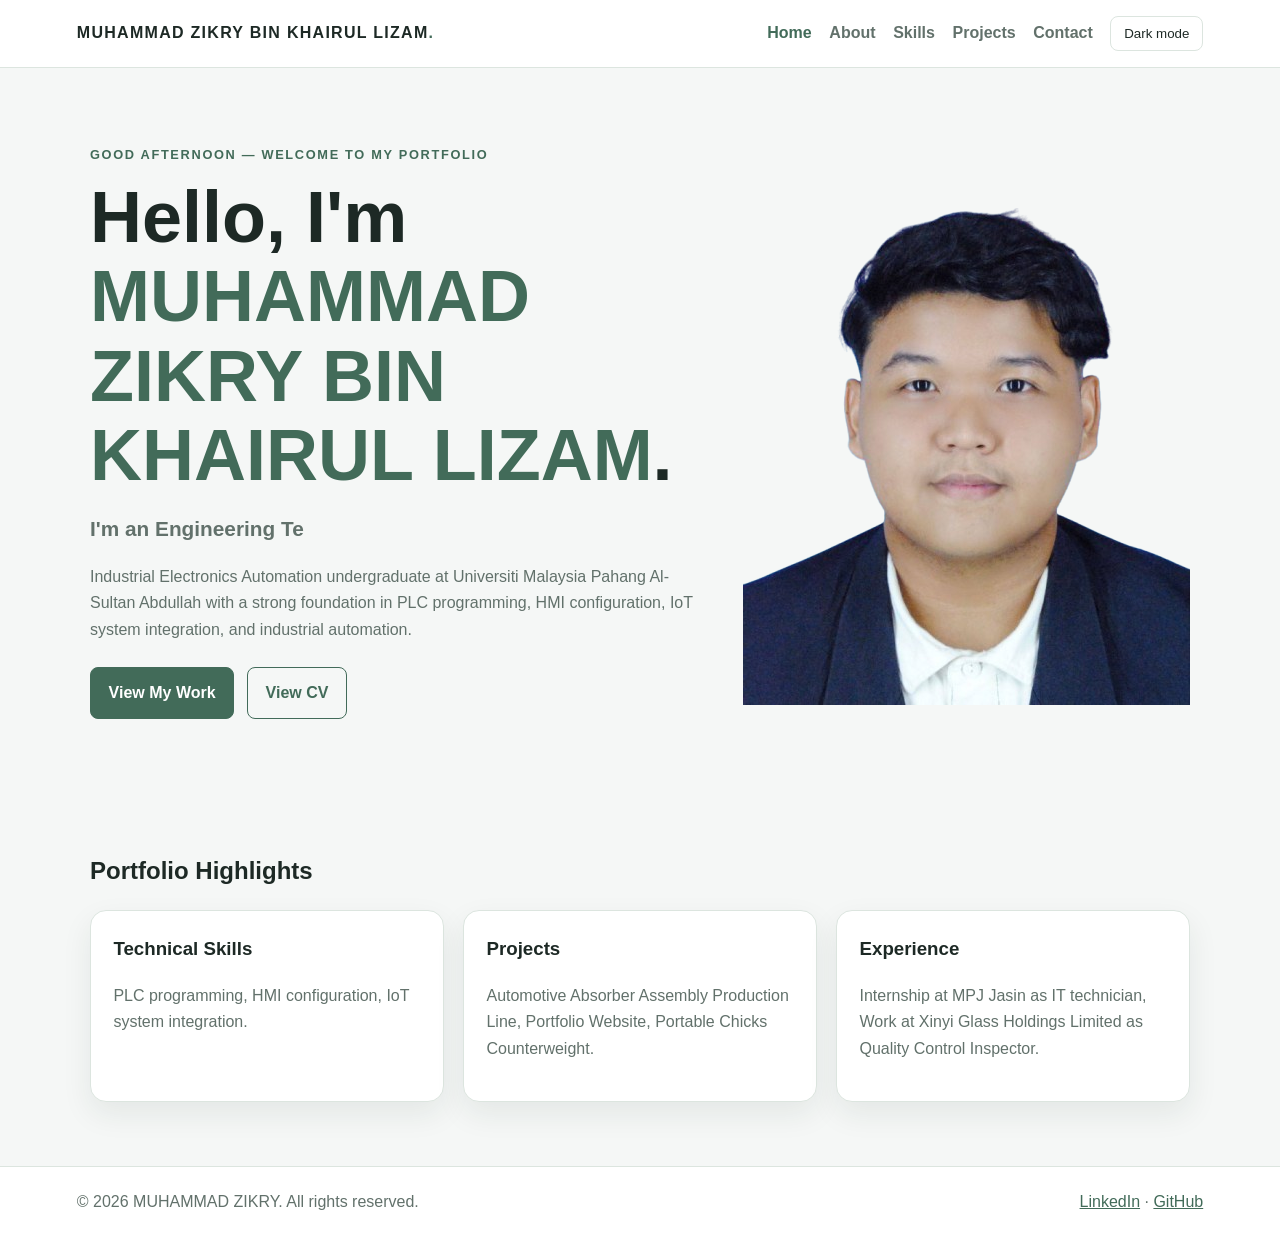
<file: index.html>
<!DOCTYPE html>
<html lang="en">
<head>
  <meta charset="UTF-8">
  <meta name="viewport" content="width=device-width, initial-scale=1.0">
  <title>Home | MUHAMMAD ZIKRY</title>
  <link rel="stylesheet" href="css/style.css">
  <script src="js/script.js" defer></script>
</head>
<body>
  <header class="site-header">
    <a class="logo" href="index.html">MUHAMMAD ZIKRY BIN KHAIRUL LIZAM<span>.</span></a>
    <button class="menu-toggle" aria-label="Open navigation" aria-expanded="false">☰</button>
    <nav class="navigation">
      <a class="active" href="index.html">Home</a>
      <a href="about.html">About</a>
      <a href="skills.html">Skills</a>
      <a href="projects.html">Projects</a>
      <a href="contact.html">Contact</a>
      <button id="theme-toggle" class="theme-button" type="button">Dark mode</button>
    </nav>
  </header>

  <main>
    <section class="hero container">
      <div class="hero-copy">
        <p class="eyebrow" id="greeting">WELCOME TO MY PORTFOLIO</p>
        <h1>Hello, I'm <span>MUHAMMAD ZIKRY BIN KHAIRUL LIZAM</span>.</h1>
        <h2 class="typing-line">I'm an <span id="typing-text">Engineering Technology Student</span></h2>
        <p>Industrial Electronics Automation undergraduate at Universiti Malaysia Pahang Al-Sultan Abdullah with a strong foundation
          in PLC programming, HMI configuration, IoT system integration, and industrial automation.</p>
        <div class="button-row">
          <a class="button" href="projects.html">View My Work</a>
          <a class="button button-outline" href="docs/resume.pdf" target="_blank">View CV</a>
        </div>
      </div>
      <img class="profile-photo" src="images/ZIKRY_RBG.jpg" alt="Muhammad Zikry, Engineering Technology student at UMPSA">
    </section>

    <section class="container section">
      <h2 class="section-title">Portfolio Highlights</h2>
      <div class="card-grid">
        <article class="card"><h3>Technical Skills</h3><p>PLC programming, HMI configuration, IoT system integration.</p></article>
        <article class="card"><h3>Projects</h3><p>Automotive Absorber Assembly Production Line, Portfolio Website, Portable Chicks Counterweight.</p></article>
        <article class="card"><h3>Experience</h3><p>Internship at MPJ Jasin as IT technician, Work at Xinyi Glass Holdings Limited as Quality Control Inspector.</p></article>
      </div>
    </section>
  </main>

  <footer class="site-footer"><p>© <span class="current-year"></span> MUHAMMAD ZIKRY. All rights reserved.</p><p><a href="https://www.linkedin.com/in/muhammad-zikry-khairul-lizam-636827292">LinkedIn</a> · <a href="https://github.com/Zkkry">GitHub</a></p></footer>
</body>
</html>
</file>
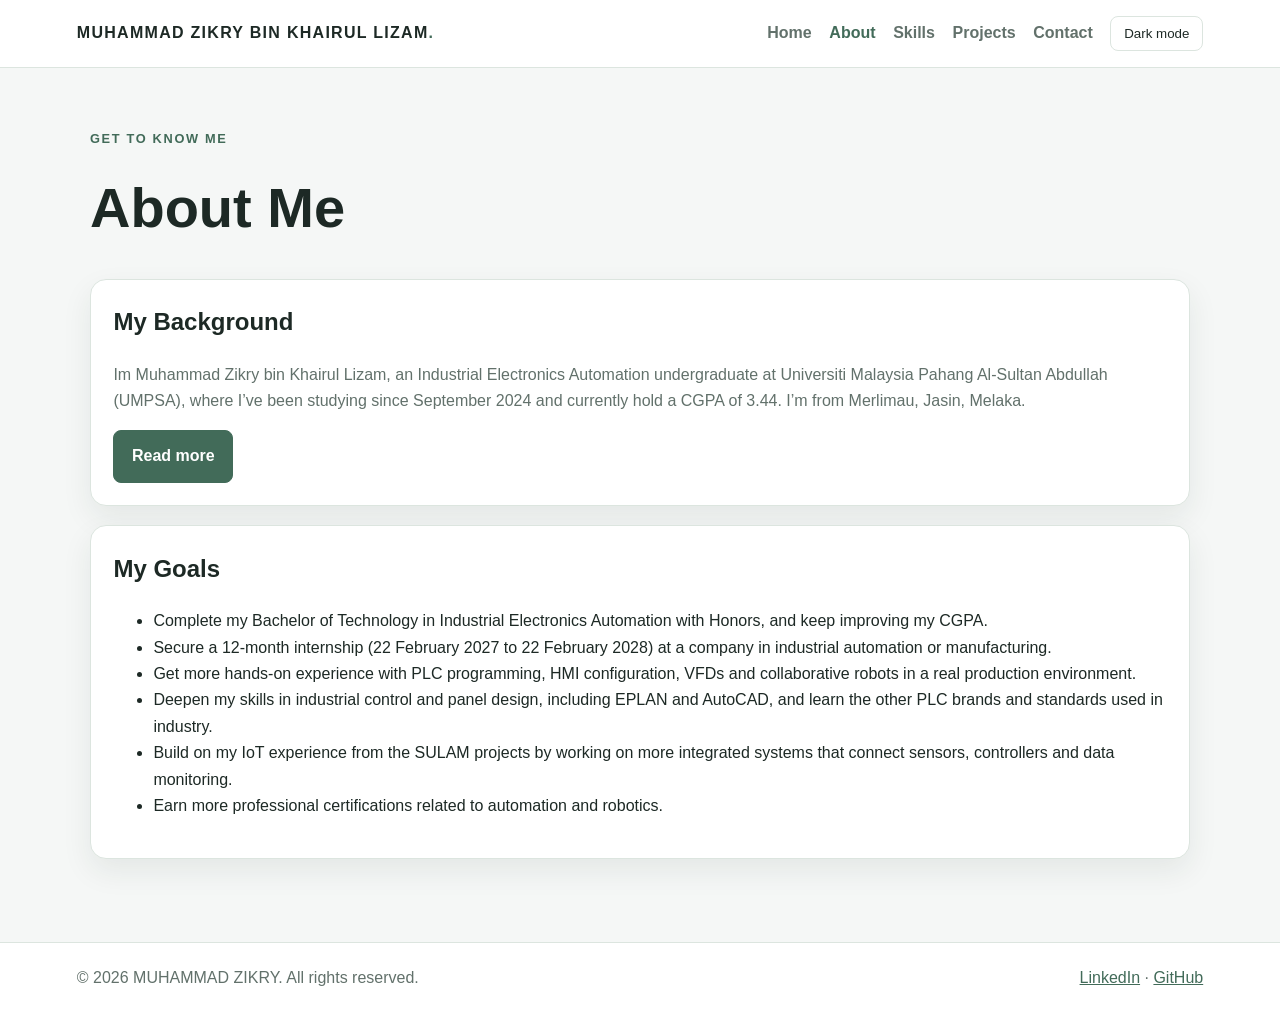
<file: about.html>
<!DOCTYPE html>
<html lang="en">
<head>
  <meta charset="UTF-8"><meta name="viewport" content="width=device-width, initial-scale=1.0">
  <title>About Me | MUHAMMAD ZIKRY</title><link rel="stylesheet" href="css/style.css"><script src="js/script.js" defer></script>
</head>
<body>
  <header class="site-header">
    <a class="logo" href="index.html">MUHAMMAD ZIKRY BIN KHAIRUL LIZAM<span>.</span></a>
    <button class="menu-toggle" aria-label="Open navigation" aria-expanded="false">☰</button>
    <nav class="navigation">
      <a href="index.html">Home</a><a class="active" href="about.html">About</a><a href="skills.html">Skills</a><a href="projects.html">Projects</a><a href="contact.html">Contact</a>
      <button id="theme-toggle" class="theme-button" type="button">Dark mode</button>
    </nav>
  </header>
  <main class="container page-content">
    <p class="eyebrow">GET TO KNOW ME</p><h1>About Me</h1>
    <section class="content-panel">
      <h2>My Background</h2>
      <p>Im Muhammad Zikry bin Khairul Lizam, an Industrial Electronics Automation undergraduate at Universiti Malaysia Pahang Al-Sultan 
        Abdullah (UMPSA), where I’ve been studying since September 2024 and currently hold a CGPA of 3.44. I’m from Merlimau, Jasin, Melaka.</p>
      <div id="more-about" hidden><p>My path started in IT. I completed a Diploma of Technology in Database Management System and Web 
        Application at Kolej Vokasional Datuk Seri Abu Zahar Isnin (CGPA 3.78), along with my SVM and SKM Level 3 in Application Development. 
        During that time I did an internship as an IT Technician at Majlis Perbandaran Jasin. There I handled hardware maintenance, troubleshot 
        server and network issues, prepared ISO audit documentation, and installed internet cabling for a new office. I then worked in quality 
        control at Xinyi Glass Holdings, where I inspected products and verified test results against company standards. At UMPSA, I moved into 
        industrial automation. I work with PLC programming and HMI configuration using Omron and Wecon systems, the Omron MX2 VFD, and the Omron 
        TM5 collaborative robot. I’m also certified in Omron COBOT (2025). On the software side, I use CX-Programmer, GT Designer3, EPLAN, AutoCAD 
        and Codesys. My projects include two IoT systems for KV Pertanian Chenor under the SULAM Program (a portable chicks counterweight and 
        a water quality monitoring system) and a Teaching Factory automotive absorber assembly production line. Because of my mix of IT, 
        web development (HTML, CSS, PHP, MySQL) and automation skills, I’m comfortable working across both hardware and software.</p></div>
      <button class="button" id="read-more" type="button" aria-expanded="false">Read more</button>
    </section>
    <section class="content-panel"><h2>My Goals</h2>
      <ul>
        <li>Complete my Bachelor of Technology in Industrial Electronics Automation with Honors, and keep improving my CGPA.</li>
        <li>Secure a 12-month internship (22 February 2027 to 22 February 2028) at a company in industrial automation or manufacturing.</li>
        <li>Get more hands-on experience with PLC programming, HMI configuration, VFDs and collaborative robots in a real production environment.</li>
        <li>Deepen my skills in industrial control and panel design, including EPLAN and AutoCAD, and learn the other PLC brands and standards used in industry.</li>
        <li>Build on my IoT experience from the SULAM projects by working on more integrated systems that connect sensors, controllers and data monitoring.</li>
        <li>Earn more professional certifications related to automation and robotics.</li>
      </ul>
    </section>
  </main>
  <footer class="site-footer"><p>© <span class="current-year"></span> MUHAMMAD ZIKRY. All rights reserved.</p><p><a href="https://www.linkedin.com/in/muhammad-zikry-khairul-lizam-636827292">LinkedIn</a> · <a href="https://github.com/Zkkry">GitHub</a></p></footer>
</body>
</html>
</file>
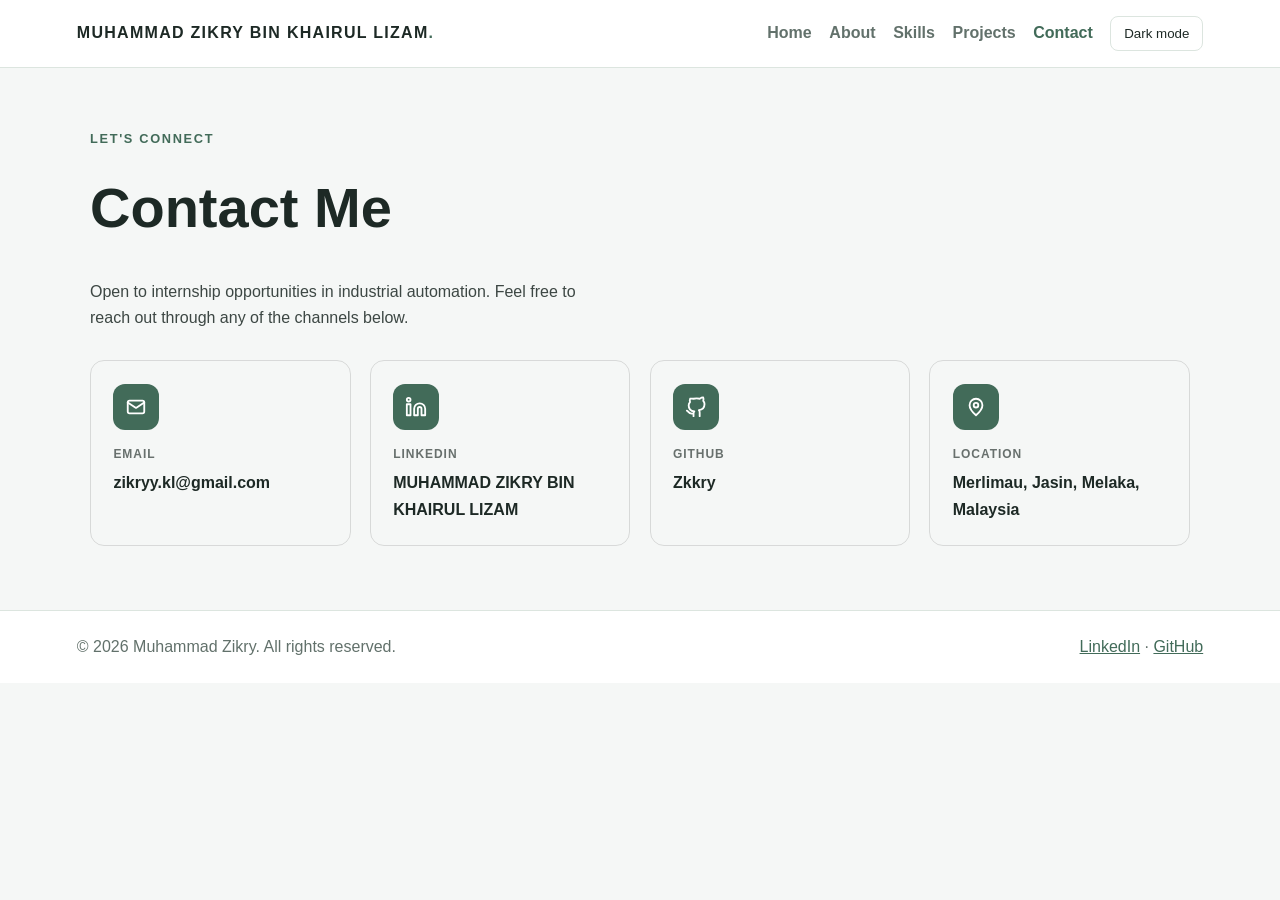
<file: contact.html>
<!DOCTYPE html>
<html lang="en">
<head>
  <meta charset="UTF-8"><meta name="viewport" content="width=device-width, initial-scale=1.0">
  <title>Contact | Muhammad Zikry</title><link rel="stylesheet" href="css/style.css"><script src="js/script.js" defer></script>
</head>
<body>
  <header class="site-header">
    <a class="logo" href="index.html">MUHAMMAD ZIKRY BIN KHAIRUL LIZAM<span>.</span></a><button class="menu-toggle" aria-label="Open navigation" aria-expanded="false">☰</button>
    <nav class="navigation"><a href="index.html">Home</a><a href="about.html">About</a><a href="skills.html">Skills</a><a href="projects.html">Projects</a><a class="active" href="contact.html">Contact</a><button id="theme-toggle" class="theme-button" type="button">Dark mode</button></nav>
  </header>

  <main class="container page-content">
    <p class="eyebrow">LET'S CONNECT</p>
    <h1>Contact Me</h1>
    <p class="contact-intro">Open to internship opportunities in industrial automation. Feel free to reach out through any of the channels below.</p>

    <section class="contact-grid">

      <a class="contact-card" href="mailto:zikryy.kl@gmail.com">
        <span class="contact-icon">
          <svg viewBox="0 0 24 24" fill="none" stroke="currentColor" stroke-width="2" stroke-linecap="round" stroke-linejoin="round"><rect x="3" y="5" width="18" height="14" rx="2"/><path d="m3 7 9 6 9-6"/></svg>
        </span>
        <span class="contact-label">Email</span>
        <span class="contact-value">zikryy.kl@gmail.com</span>
      </a>

      <a class="contact-card" href="https://www.linkedin.com/in/muhammad-zikry-khairul-lizam-636827292" target="_blank" rel="noopener">
        <span class="contact-icon">
          <svg viewBox="0 0 24 24" fill="none" stroke="currentColor" stroke-width="2" stroke-linecap="round" stroke-linejoin="round"><path d="M16 8a6 6 0 0 1 6 6v7h-4v-7a2 2 0 0 0-4 0v7h-4v-7a6 6 0 0 1 6-6z"/><rect x="2" y="9" width="4" height="12"/><circle cx="4" cy="4" r="2"/></svg>
        </span>
        <span class="contact-label">LinkedIn</span>
        <span class="contact-value">MUHAMMAD ZIKRY BIN KHAIRUL LIZAM</span>
      </a>

      <a class="contact-card" href="https://github.com/Zkkry" target="_blank" rel="noopener">
        <span class="contact-icon">
          <svg viewBox="0 0 24 24" fill="none" stroke="currentColor" stroke-width="2" stroke-linecap="round" stroke-linejoin="round"><path d="M9 19c-5 1.5-5-2.5-7-3m14 6v-3.9a3.4 3.4 0 0 0-.9-2.6c3-.3 6.2-1.5 6.2-6.7a5.2 5.2 0 0 0-1.4-3.6 4.8 4.8 0 0 0-.1-3.6s-1.1-.3-3.7 1.4a12.8 12.8 0 0 0-6.8 0C6.7 2.7 5.6 3 5.6 3a4.8 4.8 0 0 0-.1 3.6A5.2 5.2 0 0 0 4 10.2c0 5.2 3.200 6.400 6.200 6.700a3.400 3.400 0 0 0-.9 2.600V22"/></svg>
        </span>
        <span class="contact-label">GitHub</span>
        <span class="contact-value">Zkkry</span>
      </a>

      <div class="contact-card contact-card-static">
        <span class="contact-icon">
          <svg viewBox="0 0 24 24" fill="none" stroke="currentColor" stroke-width="2" stroke-linecap="round" stroke-linejoin="round"><path d="M12 21s-7-6.100-7-11a7 7 0 0 1 14 0c0 4.900-7 11-7 11z"/><circle cx="12" cy="10" r="2.500"/></svg>
        </span>
        <span class="contact-label">Location</span>
        <span class="contact-value">Merlimau, Jasin, Melaka, Malaysia</span>
      </div>

    </section>
  </main>

  <footer class="site-footer"><p>© <span class="current-year"></span> Muhammad Zikry. All rights reserved.</p><p><a href="https://www.linkedin.com/in/muhammad-zikry-khairul-lizam-636827292">LinkedIn</a> · <a href="https://github.com/Zkkry">GitHub</a></p></footer>
</body>
</html>
</file>
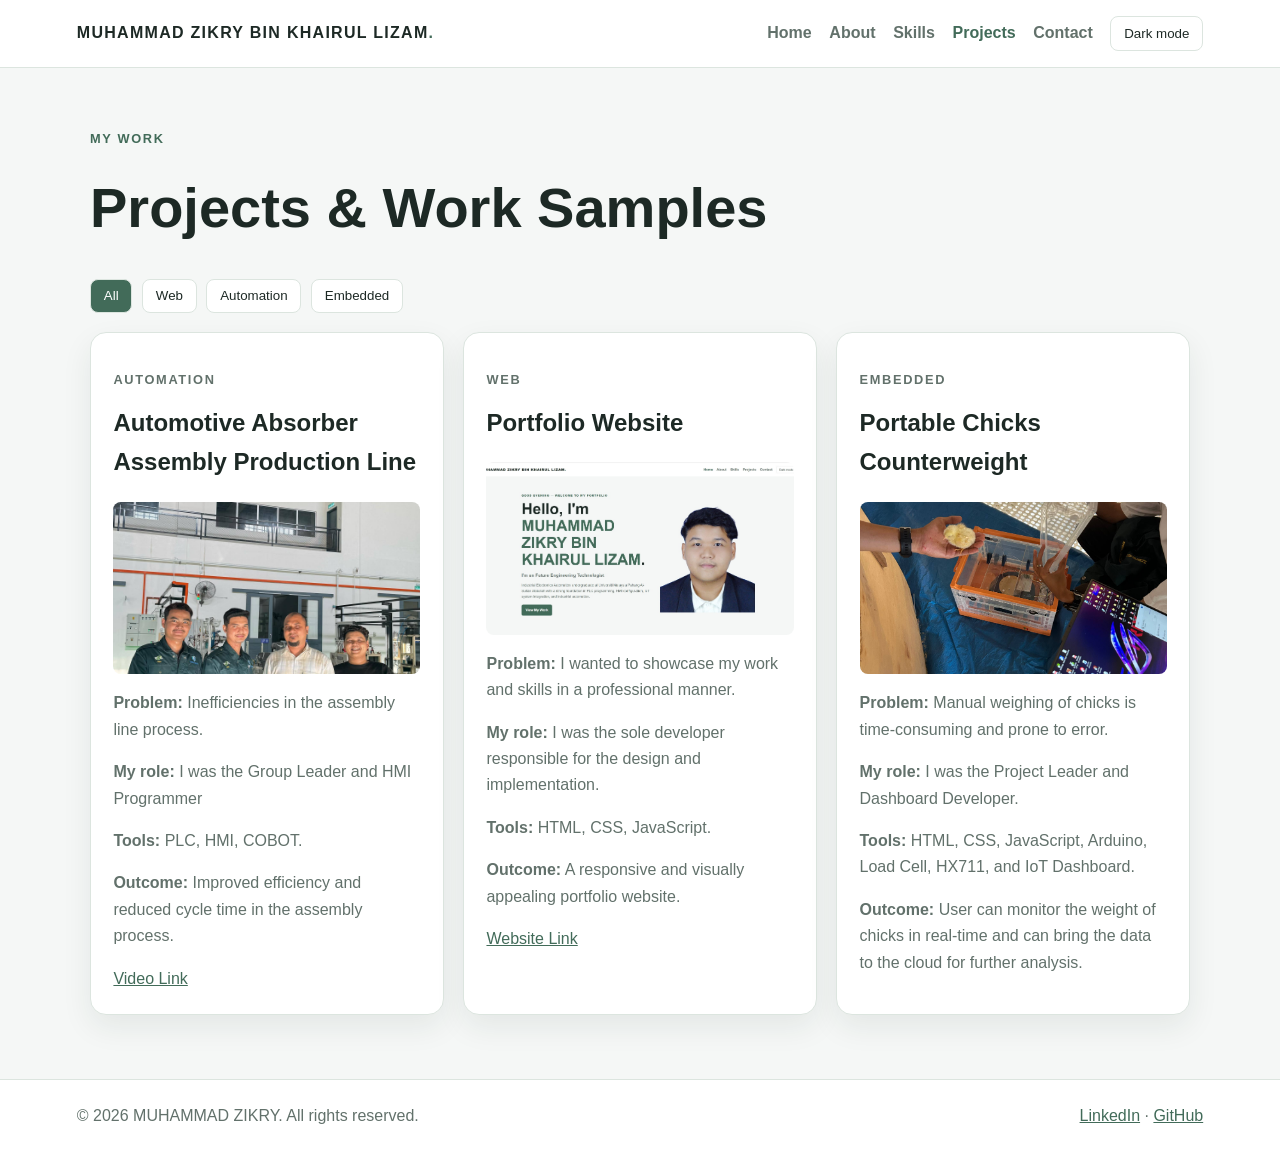
<file: projects.html>
<!DOCTYPE html>
<html lang="en">
<head>
  <meta charset="UTF-8"><meta name="viewport" content="width=device-width, initial-scale=1.0">
  <title>Projects | MUHAMMAD ZIKRY</title><link rel="stylesheet" href="css/style.css"><script src="js/script.js" defer></script>
</head>
<body>
  <header class="site-header">
    <a class="logo" href="index.html">MUHAMMAD ZIKRY BIN KHAIRUL LIZAM<span>.</span></a><button class="menu-toggle" aria-label="Open navigation" aria-expanded="false">☰</button>
    <nav class="navigation">
      <a href="index.html">Home</a>
      <a href="about.html">About</a>
      <a href="skills.html">Skills</a>
      <a class="active" href="projects.html">Projects</a>
      <a href="contact.html">Contact</a>
      <button id="theme-toggle" class="theme-button" type="button">Dark mode</button>
    </nav>
  </header>
  <main class="container page-content">
    <p class="eyebrow">MY WORK</p><h1>Projects & Work Samples</h1>
    <div class="filter-row" aria-label="Filter projects">
      <button class="filter-button active" data-filter="all">All</button><button class="filter-button" data-filter="web">Web</button><button class="filter-button" data-filter="automation">Automation</button><button class="filter-button" data-filter="embedded">Embedded</button>
    </div>
    <section class="card-grid project-grid">
      <article class="card project-card" data-category="automation"><p class="tag">Automation</p>
        <h2>Automotive Absorber Assembly Production Line</h2>
        <img class="project-photo" src="images/TFactory.jpg" alt="Teaching Factory automotive absorber assembly production line at UMPSA">
        <p><strong>Problem:</strong> Inefficiencies in the assembly line process.</p>
        <p><strong>My role:</strong> I was the Group Leader and HMI Programmer</p>
        <p><strong>Tools:</strong> PLC, HMI, COBOT.</p>
        <p><strong>Outcome:</strong> Improved efficiency and reduced cycle time in the assembly process.</p>
        <a href="https://www.facebook.com/share/v/14wYFRN1LKo/?mibextid=wwXIfr">Video Link</a>
      </article>
      <article class="card project-card" data-category="web">
        <p class="tag">Web</p>
        <h2>Portfolio Website</h2>
        <img class="project-photo" src="images/PORTFOLIO.jpg" alt="Portfolio website">
        <p><strong>Problem:</strong> I wanted to showcase my work and skills in a professional manner.</p>
        <p><strong>My role:</strong> I was the sole developer responsible for the design and implementation.</p>
        <p><strong>Tools:</strong> HTML, CSS, JavaScript.</p>
        <p><strong>Outcome:</strong> A responsive and visually appealing portfolio website.</p>
        <a href="https://github.com/Zkkry">Website Link</a>
      </article>
      <article class="card project-card" data-category="embedded">
        <p class="tag">Embedded</p>
        <h2>Portable Chicks Counterweight</h2>
        <img class="project-photo" src="images/CHENOR.jpg" alt="Portable Chicks Counterweight at KV Chenor">
        <p><strong>Problem:</strong> Manual weighing of chicks is time-consuming and prone to error.</p>
        <p><strong>My role:</strong> I was the Project Leader and Dashboard Developer.</p>
        <p><strong>Tools:</strong> HTML, CSS, JavaScript, Arduino, Load Cell, HX711, and IoT Dashboard.</p>
        <p><strong>Outcome:</strong> User can monitor the weight of chicks in real-time and can bring the data to the cloud for further analysis.</p>
      </article>
    </section>
  </main>
  <footer class="site-footer"><p>© <span class="current-year"></span> MUHAMMAD ZIKRY. All rights reserved.</p><p><a href="https://www.linkedin.com/in/muhammad-zikry-khairul-lizam-636827292">LinkedIn</a> · <a href="https://github.com/Zkkry">GitHub</a></p></footer>
</body>
</html>
</file>
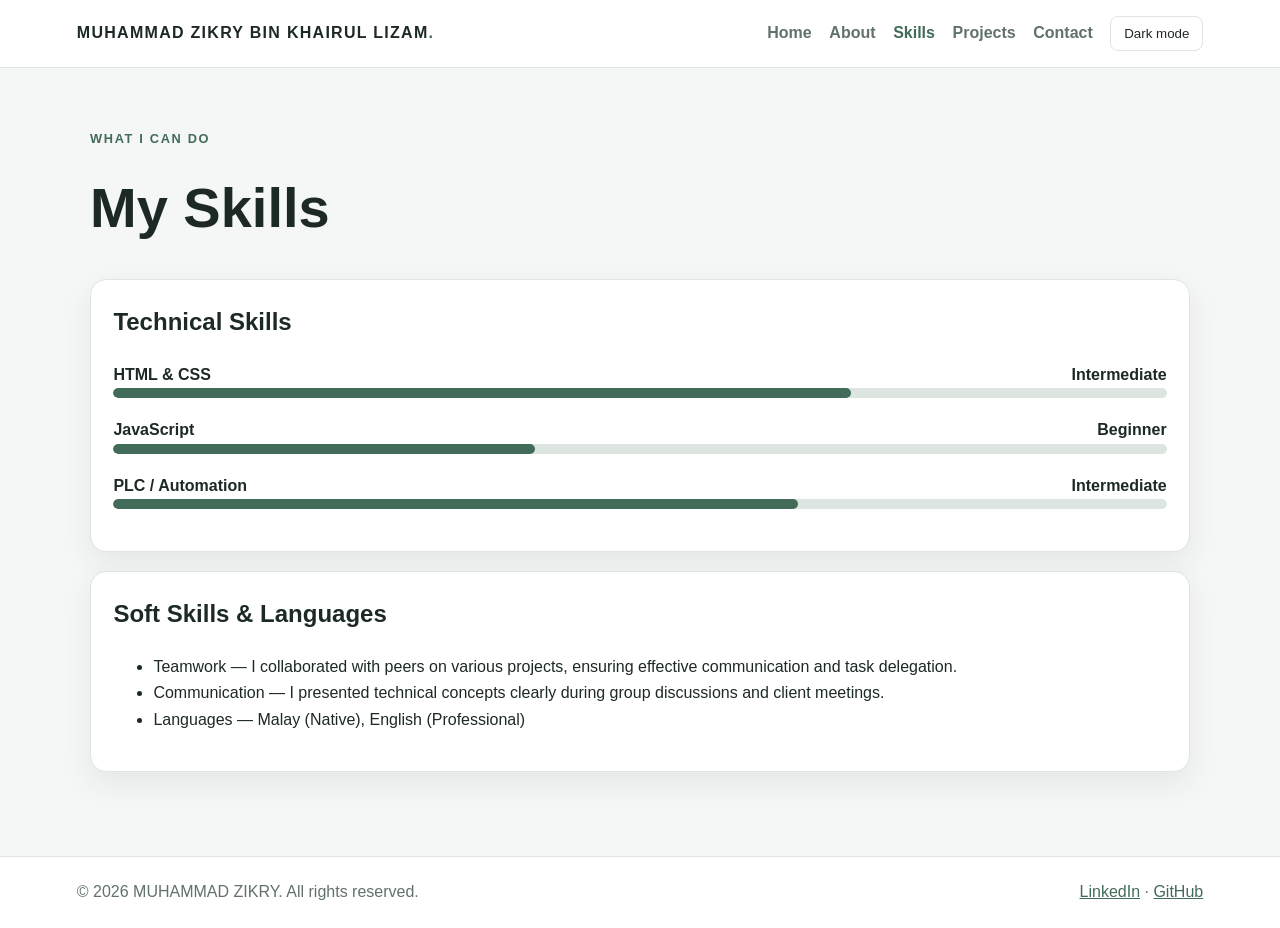
<file: skills.html>
<!DOCTYPE html>
<html lang="en">
<head>
  <meta charset="UTF-8"><meta name="viewport" content="width=device-width, initial-scale=1.0">
  <title>Skills | MUHAMMAD ZIKRY</title><link rel="stylesheet" href="css/style.css"><script src="js/script.js" defer></script>
</head>
<body>
  <header class="site-header">
    <a class="logo" href="index.html">MUHAMMAD ZIKRY BIN KHAIRUL LIZAM<span>.</span></a><button class="menu-toggle" aria-label="Open navigation" aria-expanded="false">☰</button>
    <nav class="navigation"><a href="index.html">Home</a><a href="about.html">About</a><a class="active" href="skills.html">Skills</a><a href="projects.html">Projects</a><a href="contact.html">Contact</a><button id="theme-toggle" class="theme-button" type="button">Dark mode</button></nav>
  </header>
  <main class="container page-content">
    <p class="eyebrow">WHAT I CAN DO</p><h1>My Skills</h1>
    <section class="content-panel">
      <h2>Technical Skills</h2>
      <p></p>
      <div class="skill"><div class="skill-label"><span>HTML & CSS</span><span>Intermediate</span></div><div class="skill-track"><div class="skill-fill" style="--level:70%"></div></div></div>
      <div class="skill"><div class="skill-label"><span>JavaScript</span><span>Beginner</span></div><div class="skill-track"><div class="skill-fill" style="--level:40%"></div></div></div>
      <div class="skill"><div class="skill-label"><span>PLC / Automation</span><span>Intermediate</span></div><div class="skill-track"><div class="skill-fill" style="--level:65%"></div></div></div>
    </section>
    <section class="content-panel">
      <h2>Soft Skills & Languages</h2>
      <ul>
        <li>Teamwork — I collaborated with peers on various projects, ensuring effective communication and task delegation.</li>
        <li>Communication — I presented technical concepts clearly during group discussions and client meetings.</li>
        <li>Languages — Malay (Native), English (Professional)</li>
      </ul>
    </section>
  </main>
  <footer class="site-footer"><p>© <span class="current-year"></span> MUHAMMAD ZIKRY. All rights reserved.</p><p><a href="https://www.linkedin.com/in/muhammad-zikry-khairul-lizam-636827292">LinkedIn</a> · <a href="https://github.com/Zkkry">GitHub</a></p></footer>
</body>
</html>
</file>
<file: css/style.css>
/* ==========================================================
   1. VARIABLES (brand colours + shadow)
   ========================================================== */
:root {
  --bg: #f5f7f6;
  --surface: #ffffff;
  --text: #1d2925;
  --muted: #62716b;
  --primary: #426b59;
  --primary-dark: #2d4d3f;
  --border: #dce5df;
  --shadow: 0 12px 30px rgba(24, 48, 36, .08);
}

/* ==========================================================
   2. RESET & BASE
   ========================================================== */
* {
  box-sizing: border-box;
}

html {
  scroll-behavior: smooth;
}

body {
  margin: 0;
  font-family: Arial, sans-serif;
  line-height: 1.65;
  color: var(--text);
  background: var(--bg);
}

a {
  color: var(--primary);
}

a:hover {
  color: var(--primary-dark);
}

/* ==========================================================
   3. LAYOUT HELPERS
   ========================================================== */
.container {
  width: min(1100px, 88%);
  margin-inline: auto;
}

.section,
.page-content {
  padding-block: 3rem 4rem;
}

.section-title {
  margin-bottom: 1.2rem;
}

.page-content > h1 {
  font-size: clamp(2.2rem, 5vw, 3.5rem);
  margin: 0 0 1.5rem;
}

.small-note {
  color: var(--muted);
  font-size: .9rem;
}

/* ==========================================================
   4. HEADER & NAVIGATION
   ========================================================== */
.site-header {
  display: flex;
  align-items: center;
  justify-content: space-between;
  gap: 1rem;
  padding: 1rem 6%;
  background: var(--surface);
  border-bottom: 1px solid var(--border);
  position: sticky;
  top: 0;
  z-index: 10;
}

.logo {
  color: var(--text);
  font-weight: 800;
  letter-spacing: .08em;
  text-decoration: none;
}

.logo span,
.hero h1 span {
  color: var(--primary);
}

.navigation {
  display: flex;
  align-items: center;
  gap: 1.1rem;
}

.navigation a {
  text-decoration: none;
  color: var(--muted);
  font-weight: 600;
}

.navigation a:hover,
.navigation a.active {
  color: var(--primary);
}

/* Shared style for small UI buttons */
.theme-button,
.menu-toggle,
.filter-button {
  border: 1px solid var(--border);
  border-radius: 8px;
  padding: .55rem .8rem;
  background: var(--surface);
  color: var(--text);
  cursor: pointer;
}

.menu-toggle {
  display: none;   /* only shown on small screens */
}

/* ==========================================================
   5. BUTTONS
   ========================================================== */
.button-row {
  display: flex;
  flex-wrap: wrap;
  gap: .8rem;
  margin-top: 1.5rem;
}

.button {
  display: inline-block;
  border: 1px solid var(--primary);
  border-radius: 8px;
  padding: .75rem 1.1rem;
  background: var(--primary);
  color: white;
  text-decoration: none;
  font: inherit;
  font-weight: 700;
  cursor: pointer;
  transition: transform .2s, background .2s;
}

.button:hover {
  color: white;
  background: var(--primary-dark);
  transform: translateY(-2px);
}

.button-outline {
  background: transparent;
  color: var(--primary);
}

.button-outline:hover {
  background: var(--primary);
}

/* ==========================================================
   6. HOME PAGE: HERO
   ========================================================== */
.hero {
  min-height: 68vh;
  display: grid;
  grid-template-columns: 1.3fr .7fr;
  align-items: center;
  gap: 3rem;
  padding-block: 4rem;
}

.eyebrow,
.tag {
  color: var(--primary);
  font-size: .8rem;
  font-weight: 800;
  letter-spacing: .13em;
  text-transform: uppercase;
}

.hero h1 {
  font-size: clamp(2.5rem, 6vw, 4.5rem);
  line-height: 1.1;
  margin: .5rem 0;
}

.hero h2 {
  font-size: 1.3rem;
  color: var(--muted);
}

.hero-copy > p:not(.eyebrow) {
  max-width: 620px;
  color: var(--muted);
}

.profile-placeholder {
  min-height: 300px;
  display: grid;
  place-content: center;
  text-align: center;
  background: #e1ebe4;
  color: var(--primary-dark);
  border: 2px dashed #9ab3a2;
  border-radius: 24px;
  font-weight: 700;
}

/* ==========================================================
   7. CARDS & CONTENT PANELS
   ========================================================== */
.card-grid {
  display: grid;
  grid-template-columns: repeat(3, 1fr);
  gap: 1.2rem;
}

.card,
.content-panel {
  background: var(--surface);
  border: 1px solid var(--border);
  border-radius: 16px;
  padding: 1.4rem;
  box-shadow: var(--shadow);
}

.card {
  transition: transform .2s, box-shadow .2s;
}

.card:hover {
  transform: translateY(-4px);
  box-shadow: 0 16px 36px rgba(24, 48, 36, .13);
}

.content-panel {
  margin: 1.2rem 0;
}

.content-panel h2,
.card h2,
.card h3 {
  margin-top: 0;
}

.content-panel p,
.card p {
  color: var(--muted);
}

/* ==========================================================
   8. SKILLS PAGE
   ========================================================== */
.skill {
  margin: 1.2rem 0;
}

.skill-label {
  display: flex;
  justify-content: space-between;
  gap: 1rem;
  font-weight: 700;
}

.skill-track {
  height: 10px;
  border-radius: 20px;
  background: var(--border);
  overflow: hidden;
}

.skill-fill {
  width: var(--level);
  height: 100%;
  background: var(--primary);
  border-radius: inherit;
}

/* ==========================================================
   9. PROJECTS PAGE: FILTER
   ========================================================== */
.filter-row {
  display: flex;
  flex-wrap: wrap;
  gap: .6rem;
  margin: 1.2rem 0;
}

.filter-button.active,
.filter-button:hover {
  background: var(--primary);
  color: white;
}

.project-photo {
  width: 100%;
  aspect-ratio: 16 / 9;
  object-fit: cover;
  display: block;
  border-radius: 8px;
  margin: .8rem 0;
}

.project-card {
  min-width: 0; /* stops a big image from stretching the card */
}

/* ==========================================================
   CONTACT PAGE
   ========================================================== */
.contact-intro {
  max-width: 55ch;
  margin: .6rem 0 1.8rem;
  opacity: .85;
}

.contact-grid {
  display: grid;
  grid-template-columns: repeat(auto-fit, minmax(240px, 1fr));
  gap: 1.2rem;
}

.contact-card {
  display: flex;
  flex-direction: column;
  gap: .35rem;
  padding: 1.4rem;
  border: 1px solid rgba(128, 128, 128, .25);
  border-radius: 14px;
  color: inherit;
  text-decoration: none;
  transition: transform .2s ease, box-shadow .2s ease, border-color .2s ease;
}

.contact-card:hover {
  transform: translateY(-4px);
  border-color: var(--primary);
  box-shadow: 0 8px 20px rgba(0, 0, 0, .12);
}

.contact-card-static:hover {
  transform: none;
  box-shadow: none;
  border-color: rgba(128, 128, 128, .25);
}

.contact-icon {
  display: grid;
  place-items: center;
  width: 46px;
  height: 46px;
  margin-bottom: .6rem;
  border-radius: 12px;
  background: var(--primary);
  color: white;
}

.contact-icon svg {
  width: 22px;
  height: 22px;
}

.contact-label {
  font-size: .75rem;
  font-weight: 700;
  letter-spacing: .08em;
  text-transform: uppercase;
  opacity: .65;
}

.contact-value {
  font-weight: 600;
  overflow-wrap: anywhere;
}

/* ==========================================================
   11. FOOTER
   ========================================================== */
.site-footer {
  display: flex;
  justify-content: space-between;
  flex-wrap: wrap;
  gap: .5rem 1rem;
  padding: 1.2rem 6%;
  background: var(--surface);
  border-top: 1px solid var(--border);
  color: var(--muted);
}

.site-footer p {
  margin: .2rem 0;
}

/* ==========================================================
   12. DARK MODE (toggled by JS adding .dark-mode to <body>)
   ========================================================== */
body.dark-mode {
  --bg: #111a16;
  --surface: #1b2821;
  --text: #edf4ef;
  --muted: #b5c4ba;
  --primary: #8bc5a2;
  --primary-dark: #a8d9bb;
  --border: #34473b;
  --shadow: 0 12px 30px rgba(0, 0, 0, .18);
}

body.dark-mode .profile-placeholder {
  background: #263b2e;
  border-color: #587762;
  color: #d8eee0;
}

/* ==========================================================
   13. RESPONSIVE (media queries must stay at the bottom)
   ========================================================== */

/* Small screens: hamburger menu */
@media (max-width: 450px) {
  .site-header {
    flex-wrap: wrap;
  }

  .menu-toggle {
    display: inline-block;
  }

  .navigation {
    display: none;
    width: 100%;
    flex-direction: column;
    align-items: stretch;
    padding: .8rem 0;
  }

  .navigation.open {
    display: flex;
  }

  .navigation a,
  .theme-button {
    padding: .45rem;
  }

  .hero {
    grid-template-columns: 1fr;
    gap: 1.5rem;
    padding-block: 3rem;
  }

  .profile-placeholder {
    min-height: 220px;
  }

  .card-grid {
    grid-template-columns: repeat(2, 1fr);   /* overridden by the 480px rule below */
  }
}

/* Mobile */
@media (max-width: 480px) {
  .container {
    width: 90%;
  }

  .card-grid {
    grid-template-columns: 1fr;
  }

  .hero h1 {
    font-size: 2.5rem;
  }

  .site-footer {
    flex-direction: column;
  }
}
</file>
